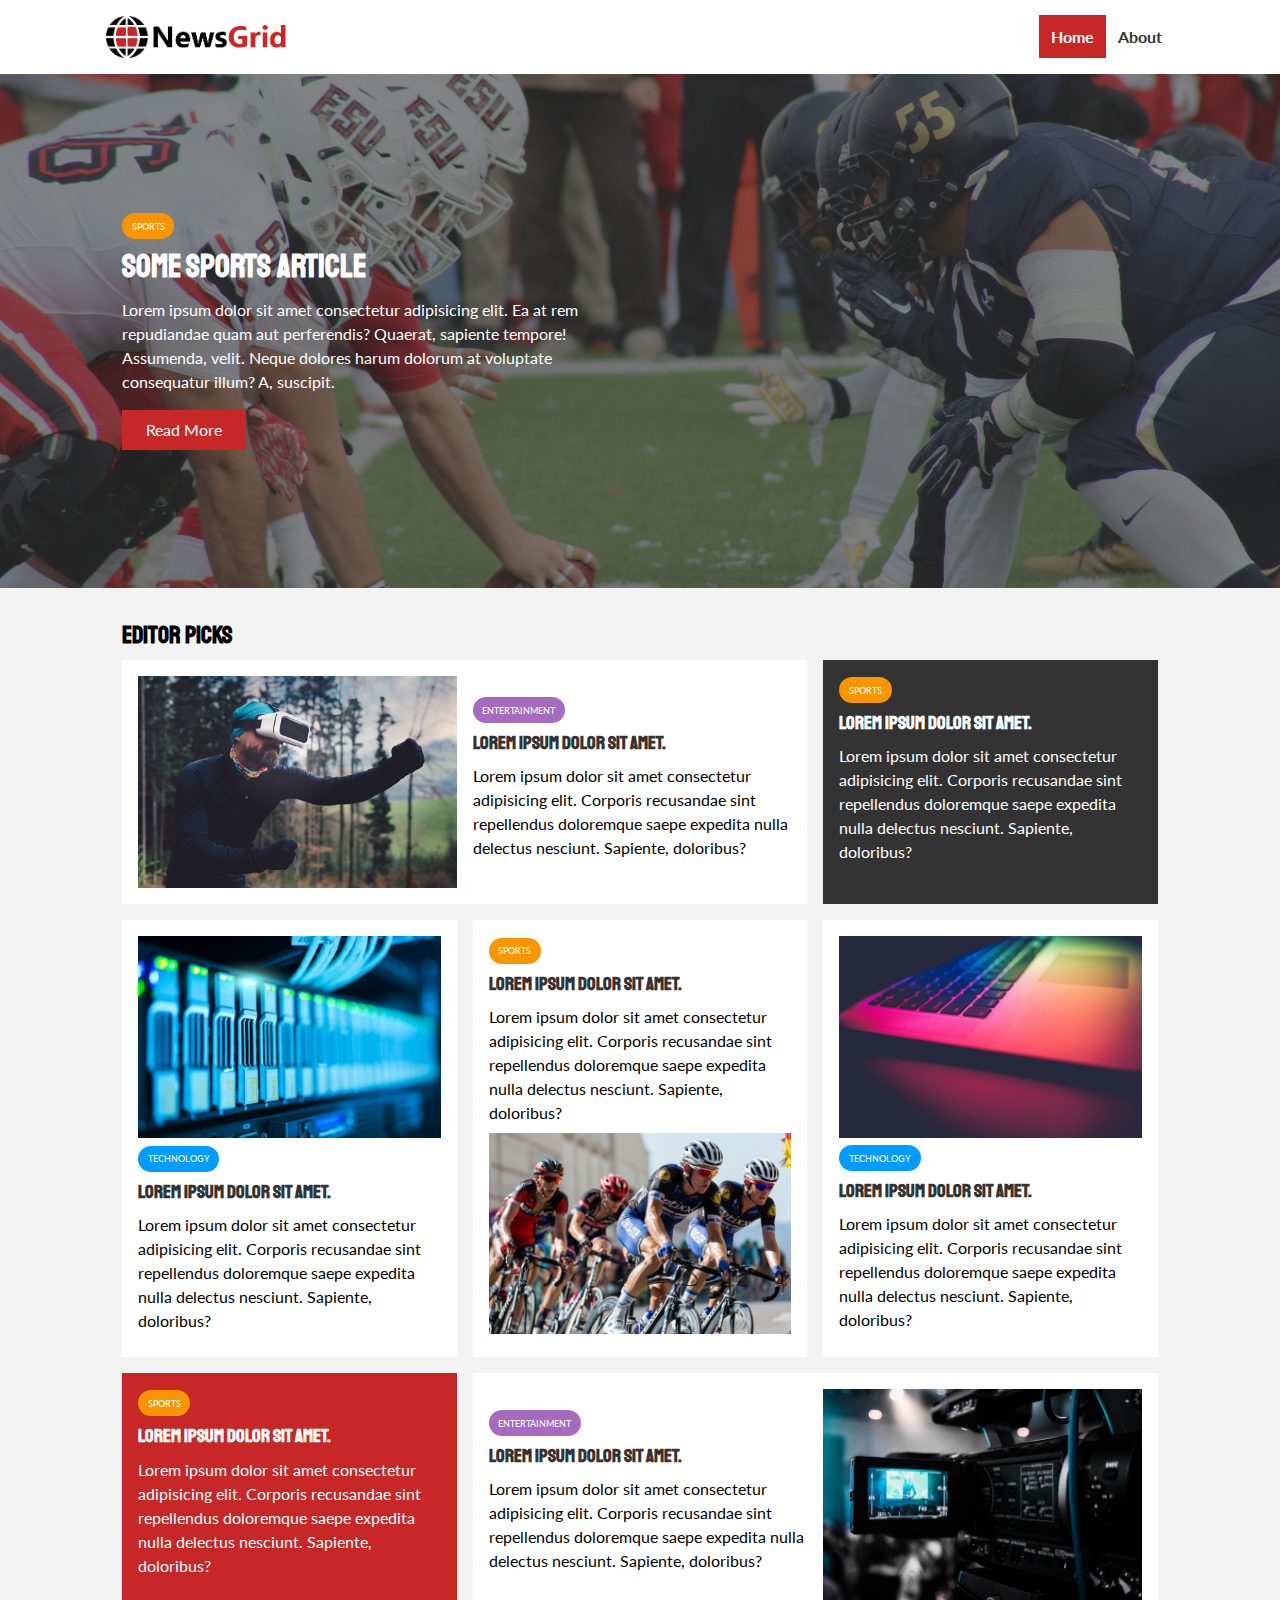
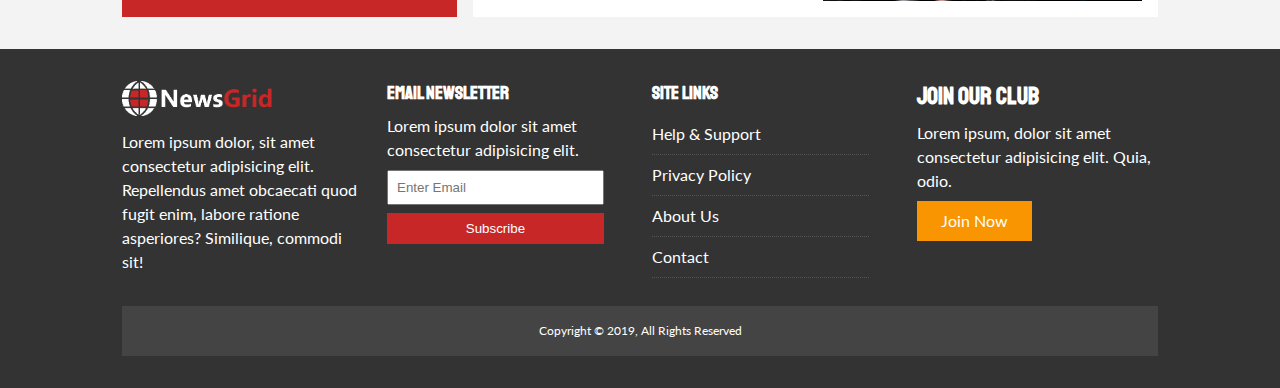
<file: index.html>
<!DOCTYPE html>
<html lang="en">
<head>
  <meta charset="UTF-8">
  <meta name="viewport" content="width=device-width, initial-scale=1.0">
  <meta http-equiv="X-UA-Compatible" content="ie=edge">
  <link rel="stylesheet" href="https://use.fontawesome.com/releases/v5.8.1/css/all.css" integrity="sha384-50oBUHEmvpQ+1lW4y57PTFmhCaXp0ML5d60M1M7uH2+nqUivzIebhndOJK28anvf" crossorigin="anonymous">
  <link href="https://fonts.googleapis.com/css?family=Lato|Staatliches" rel="stylesheet">
  <link rel="stylesheet" href="css/style.css">
  <link rel="stylesheet" media="screen and (max-width: 768px)" href="css/mobile.css">
  <link rel="shortcut icon" type="image/x-icon" href="favicon.ico">
  <title>NewsGrid | Latest News</title>
</head>
<body>
  <nav id="main-nav">
    <div class="container">
      <img src="img/logo.png" alt="NewsGrid" class="logo">
      <div class="social">
        <a href="http://facebook.com" target="_blank"><i class="fab fa-facebook fa-2x"></i></a>
        <a href="http://twitter.com" target="_blank"><i class="fab fa-twitter fa-2x"></i></a>
        <a href="http://instagram.com" target="_blank"><i class="fab fa-instagram fa-2x"></i></a>
        <a href="http://youtube.com" target="_blank"><i class="fab fa-youtube fa-2x"></i></a>
      </div>
      <ul>
        <li><a class="current" href="index.html">Home</a></li>
        <li><a href="about.html">About</a></li>
      </ul>
    </div>
  </nav>

  <!-- Showcase -->
  <header id="showcase">
    <div class="container">
      <div class="showcase-container">
        <div class="showcase-content">
          <div class="category category-sports">Sports</div>
          <h1>Some Sports Article</h1>
          <p>Lorem ipsum dolor sit amet consectetur adipisicing elit. Ea at rem repudiandae quam aut perferendis? Quaerat, sapiente tempore! Assumenda, velit. Neque dolores harum dolorum at voluptate consequatur illum? A, suscipit.</p>
          <a class="btn btn-primary" href="article.html">Read More</a>
        </div>
      </div>
    </div>
  </header>

  <!-- Home Articles -->
  <section id="home-articles" class="py-2">
    <div class="container">
      <h2>Editor Picks</h2>
      <div class="articles-container">
        <article class="card">
          <img src="img/articles/ent1.jpg" alt="">
          <div>
            <div class="category category-ent">Entertainment</div>
            <h3>
              <a href="article.html">Lorem ipsum dolor sit amet.</a>
            </h3>
            <p>Lorem ipsum dolor sit amet consectetur adipisicing elit. Corporis recusandae sint repellendus doloremque saepe expedita nulla delectus nesciunt. Sapiente, doloribus?</p>
          </div>
        </article>
        <article class="card bg-dark">
          <div class="category category-sports">Sports</div>
          <h3>
            <a href="article.html">Lorem ipsum dolor sit amet.</a>
          </h3>
          <p>Lorem ipsum dolor sit amet consectetur adipisicing elit. Corporis recusandae sint repellendus doloremque saepe expedita nulla delectus nesciunt. Sapiente, doloribus?</p>
        </article>
        <article class="card">
          <img src="img/articles/tech1.jpg" alt="">
          <div class="category category-tech">Technology</div>
          <h3>
            <a href="article.html">Lorem ipsum dolor sit amet.</a>
          </h3>
          <p>Lorem ipsum dolor sit amet consectetur adipisicing elit. Corporis recusandae sint repellendus doloremque saepe expedita nulla delectus nesciunt. Sapiente, doloribus?</p>
        </article>
        <article class="card">
          <div class="category category-sports">Sports</div>
          <h3>
            <a href="article.html">Lorem ipsum dolor sit amet.</a>
          </h3>
          <p>Lorem ipsum dolor sit amet consectetur adipisicing elit. Corporis recusandae sint repellendus doloremque saepe expedita nulla delectus nesciunt. Sapiente, doloribus?</p>
          <img src="img/articles/sports1.jpg" alt="">
        </article>
        <article class="card">
          <img src="img/articles/tech2.jpg" alt="">
          <div class="category category-tech">Technology</div>
          <h3>
            <a href="article.html">Lorem ipsum dolor sit amet.</a>
          </h3>
          <p>Lorem ipsum dolor sit amet consectetur adipisicing elit. Corporis recusandae sint repellendus doloremque saepe expedita nulla delectus nesciunt. Sapiente, doloribus?</p>
        </article>
        <article class="card bg-primary">
          <div class="category category-sports">Sports</div>
          <h3>
            <a href="article.html">Lorem ipsum dolor sit amet.</a>
          </h3>
          <p>Lorem ipsum dolor sit amet consectetur adipisicing elit. Corporis recusandae sint repellendus doloremque saepe expedita nulla delectus nesciunt. Sapiente, doloribus?</p>
        </article>
        <article class="card">
          <div>
            <div class="category category-ent">Entertainment</div>
            <h3>
              <a href="article.html">Lorem ipsum dolor sit amet.</a>
            </h3>
            <p>Lorem ipsum dolor sit amet consectetur adipisicing elit. Corporis recusandae sint repellendus doloremque saepe expedita nulla delectus nesciunt. Sapiente, doloribus?</p>
          </div>
          <img src="img/articles/ent2.jpg" alt="">
        </article>
      </div>
    </div>
  </section>

  <!-- Footer -->
  <footer id="main-footer" class="py-2">
    <div class="container footer-container">
      <div>
        <img src="img/logo_light.png" alt="NewsGrid">
        <p>Lorem ipsum dolor, sit amet consectetur adipisicing elit. Repellendus amet obcaecati quod fugit enim, labore ratione asperiores? Similique, commodi sit!</p>
      </div>
      <div>
        <h3>Email Newsletter</h3>
        <p>Lorem ipsum dolor sit amet consectetur adipisicing elit.</p>
        <form name="contact" method="POST" data-netlify="true">
          <input type="email" name="email" placeholder="Enter Email">
          <input type="submit" value="Subscribe" class="btn btn-primary">
        </form>
      </div>
      <div>
        <h3>Site Links</h3>
        <ul class="list">
          <li><a href="#">Help & Support</a></li>
          <li><a href="#">Privacy Policy</a></li>
          <li><a href="#">About Us</a></li>
          <li><a href="#">Contact</a></li>
        </ul>
      </div>
      <div>
        <h2>Join Our Club</h2>
        <p>Lorem ipsum, dolor sit amet consectetur adipisicing elit. Quia, odio.</p>
        <a class="btn btn-secondary" href="#">Join Now</a>
      </div>
      <div>
        <p>Copyright &copy; 2019, All Rights Reserved</p>
      </div>
    </div>
  </footer>
</body>
</html>
</file>
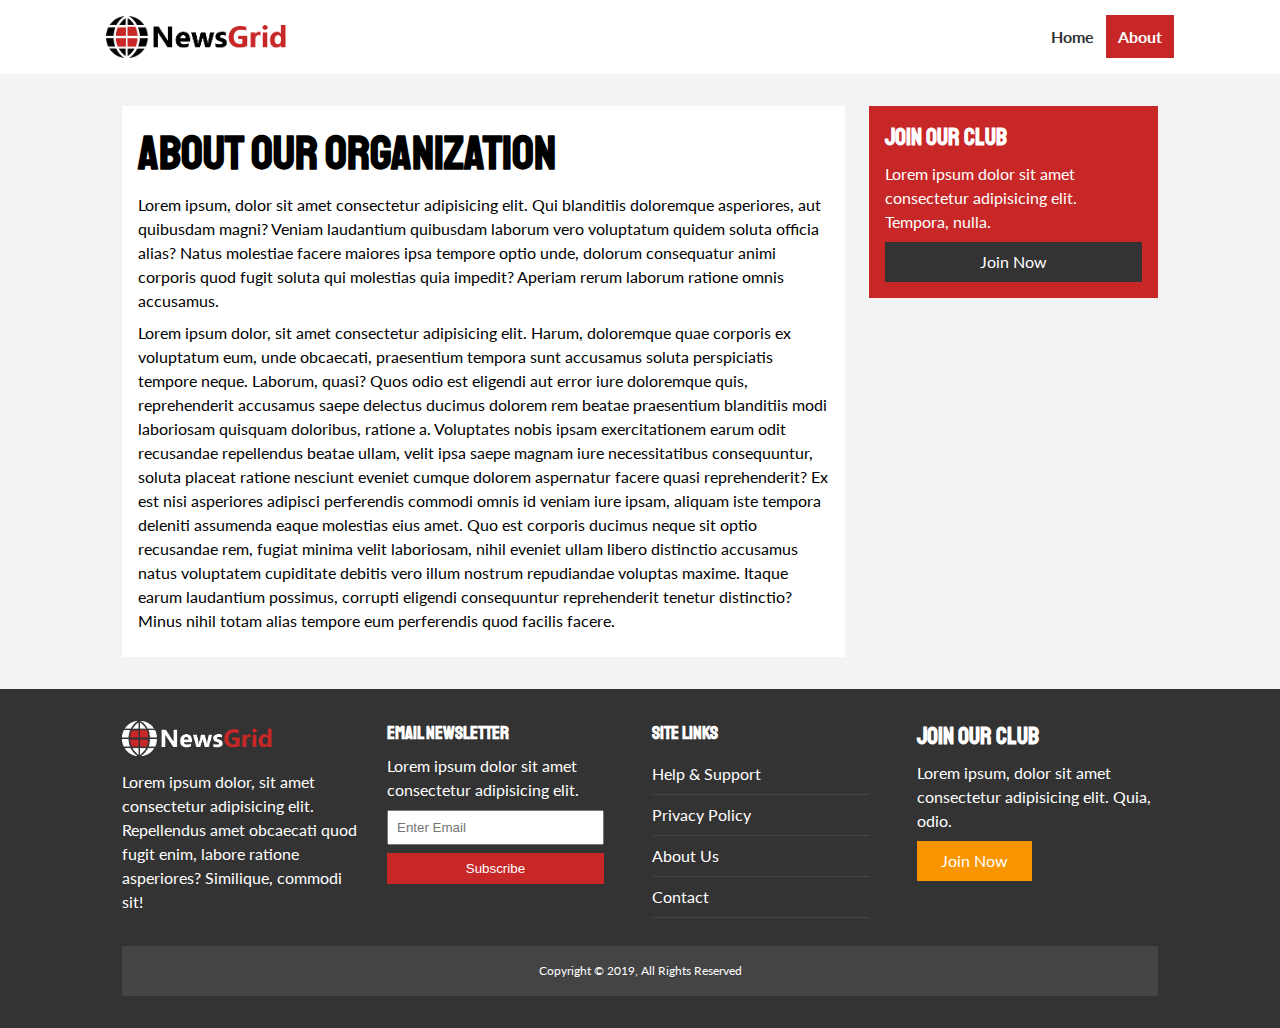
<file: about.html>
<!DOCTYPE html>
<html lang="en">
<head>
  <meta charset="UTF-8">
  <meta name="viewport" content="width=device-width, initial-scale=1.0">
  <meta http-equiv="X-UA-Compatible" content="ie=edge">
  <link rel="stylesheet" href="https://use.fontawesome.com/releases/v5.8.1/css/all.css" integrity="sha384-50oBUHEmvpQ+1lW4y57PTFmhCaXp0ML5d60M1M7uH2+nqUivzIebhndOJK28anvf" crossorigin="anonymous">
  <link href="https://fonts.googleapis.com/css?family=Lato|Staatliches" rel="stylesheet">
  <link rel="stylesheet" href="css/style.css">
  <link rel="stylesheet" media="screen and (max-width: 768px)" href="css/mobile.css">
  <link rel="shortcut icon" type="image/x-icon" href="favicon.ico">
  <title>NewsGrid | About</title>
</head>
<body>
  <nav id="main-nav">
    <div class="container">
      <img src="img/logo.png" alt="NewsGrid" class="logo">
      <div class="social">
        <a href="http://facebook.com" target="_blank"><i class="fab fa-facebook fa-2x"></i></a>
        <a href="http://twitter.com" target="_blank"><i class="fab fa-twitter fa-2x"></i></a>
        <a href="http://instagram.com" target="_blank"><i class="fab fa-instagram fa-2x"></i></a>
        <a href="http://youtube.com" target="_blank"><i class="fab fa-youtube fa-2x"></i></a>
      </div>
      <ul>
        <li><a href="index.html">Home</a></li>
        <li><a class="current" href="about.html">About</a></li>
      </ul>
    </div>
  </nav>

  <section id="about">
    <div class="container">
      <div class="page-container">
        <article class="card">
          <h1 class="l-heading">About Our Organization</h1>
          <p>Lorem ipsum, dolor sit amet consectetur adipisicing elit. Qui blanditiis doloremque asperiores, aut quibusdam magni? Veniam laudantium quibusdam laborum vero voluptatum quidem soluta officia alias? Natus molestiae facere maiores ipsa tempore optio unde, dolorum consequatur animi corporis quod fugit soluta qui molestias quia impedit? Aperiam rerum laborum ratione omnis accusamus.</p>
          <p>Lorem ipsum dolor, sit amet consectetur adipisicing elit. Harum, doloremque quae corporis ex voluptatum eum, unde obcaecati, praesentium tempora sunt accusamus soluta perspiciatis tempore neque. Laborum, quasi? Quos odio est eligendi aut error iure doloremque quis, reprehenderit accusamus saepe delectus ducimus dolorem rem beatae praesentium blanditiis modi laboriosam quisquam doloribus, ratione a. Voluptates nobis ipsam exercitationem earum odit recusandae repellendus beatae ullam, velit ipsa saepe magnam iure necessitatibus consequuntur, soluta placeat ratione nesciunt eveniet cumque dolorem aspernatur facere quasi reprehenderit? Ex est nisi asperiores adipisci perferendis commodi omnis id veniam iure ipsam, aliquam iste tempora deleniti assumenda eaque molestias eius amet. Quo est corporis ducimus neque sit optio recusandae rem, fugiat minima velit laboriosam, nihil eveniet ullam libero distinctio accusamus natus voluptatem cupiditate debitis vero illum nostrum repudiandae voluptas maxime. Itaque earum laudantium possimus, corrupti eligendi consequuntur reprehenderit tenetur distinctio? Minus nihil totam alias tempore eum perferendis quod facilis facere.</p>
        </article>
        <aside class="card bg-primary">
          <h2>Join Our Club</h2>
          <p>Lorem ipsum dolor sit amet consectetur adipisicing elit. Tempora, nulla.</p>
          <a href="#" class="btn btn-dark btn-block">Join Now</a>
        </aside>
      </div>
    </div>
  </section>

  <!-- Footer -->
  <footer id="main-footer" class="py-2">
    <div class="container footer-container">
      <div>
        <img src="img/logo_light.png" alt="NewsGrid">
        <p>Lorem ipsum dolor, sit amet consectetur adipisicing elit. Repellendus amet obcaecati quod fugit enim, labore ratione asperiores? Similique, commodi sit!</p>
      </div>
      <div>
        <h3>Email Newsletter</h3>
        <p>Lorem ipsum dolor sit amet consectetur adipisicing elit.</p>
        <form name="contact" method="POST" data-netlify="true">
          <input type="email" name="email" placeholder="Enter Email">
          <input type="submit" value="Subscribe" class="btn btn-primary">
        </form>
      </div>
      <div>
        <h3>Site Links</h3>
        <ul class="list">
          <li><a href="#">Help & Support</a></li>
          <li><a href="#">Privacy Policy</a></li>
          <li><a href="#">About Us</a></li>
          <li><a href="#">Contact</a></li>
        </ul>
      </div>
      <div>
        <h2>Join Our Club</h2>
        <p>Lorem ipsum, dolor sit amet consectetur adipisicing elit. Quia, odio.</p>
        <a class="btn btn-secondary" href="#">Join Now</a>
      </div>
      <div>
        <p>Copyright &copy; 2019, All Rights Reserved</p>
      </div>
    </div>
  </footer>
</body>
</html>
</file>
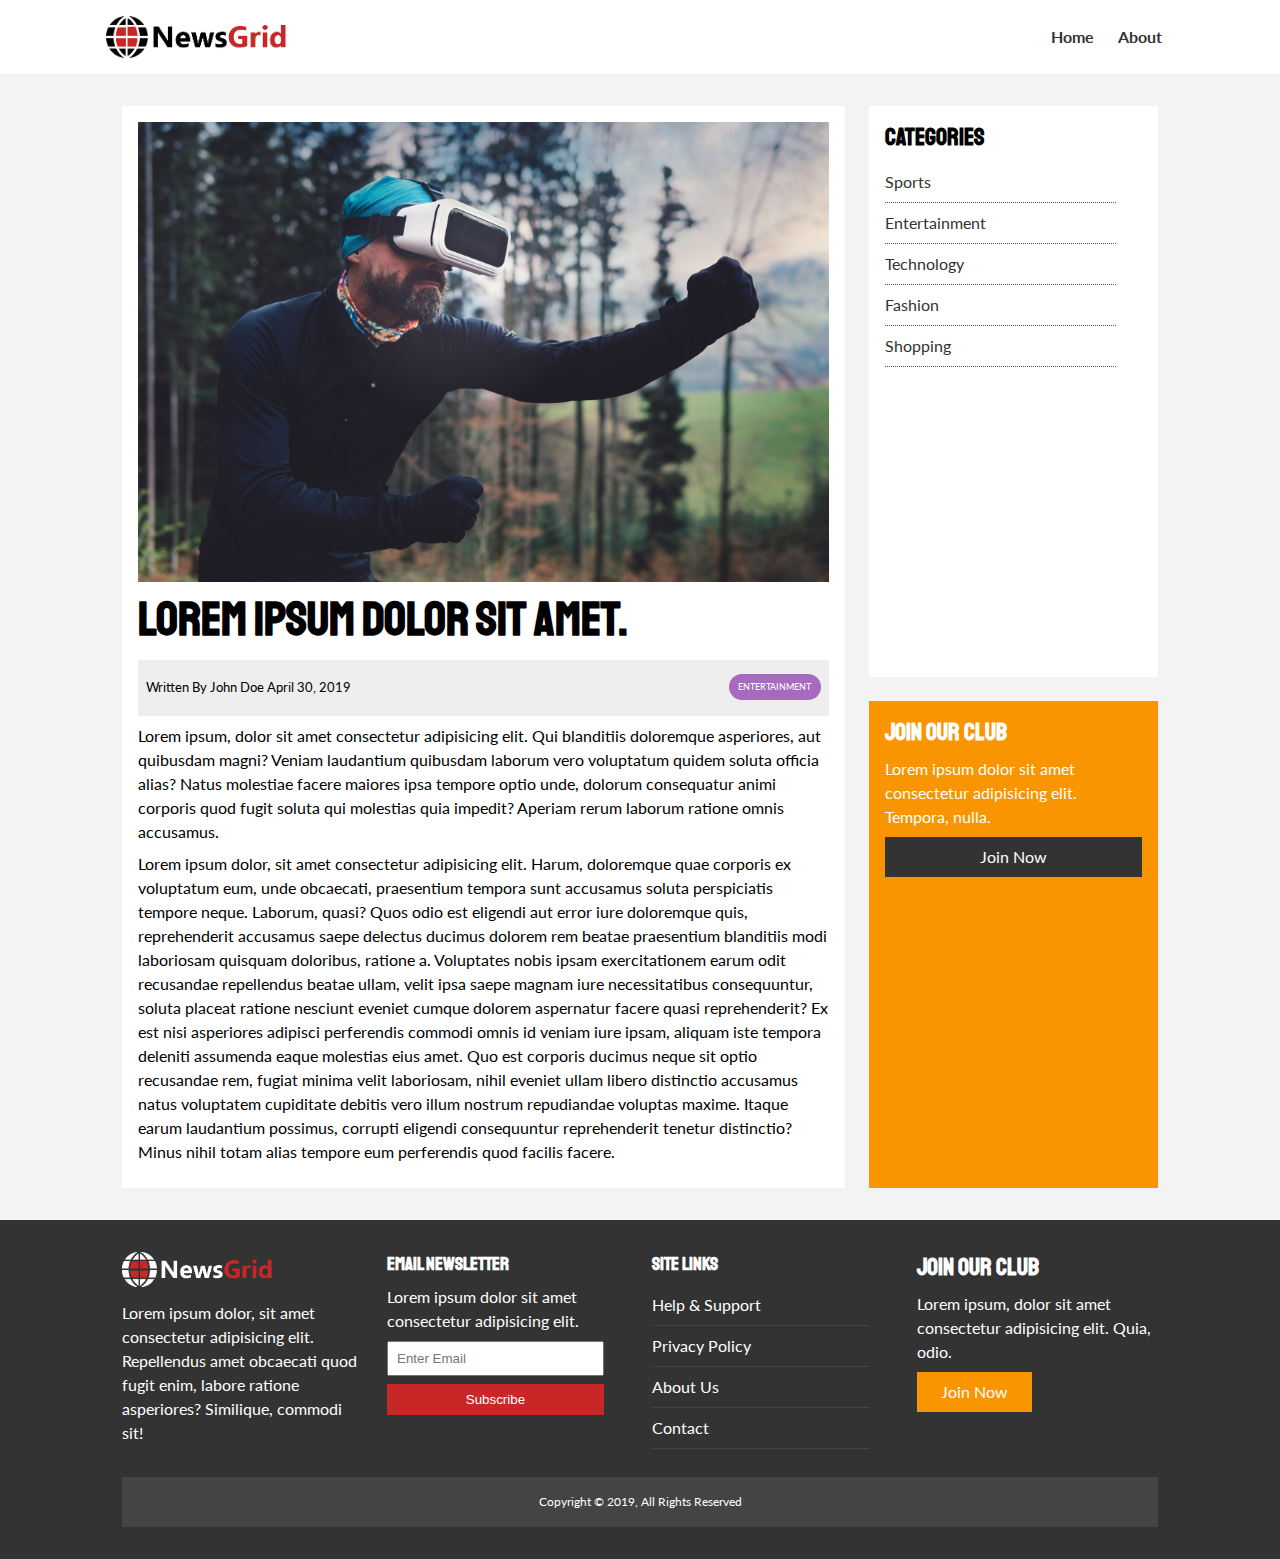
<file: article.html>
<!DOCTYPE html>
<html lang="en">
<head>
  <meta charset="UTF-8">
  <meta name="viewport" content="width=device-width, initial-scale=1.0">
  <meta http-equiv="X-UA-Compatible" content="ie=edge">
  <link rel="stylesheet" href="https://use.fontawesome.com/releases/v5.8.1/css/all.css" integrity="sha384-50oBUHEmvpQ+1lW4y57PTFmhCaXp0ML5d60M1M7uH2+nqUivzIebhndOJK28anvf" crossorigin="anonymous">
  <link href="https://fonts.googleapis.com/css?family=Lato|Staatliches" rel="stylesheet">
  <link rel="stylesheet" href="css/style.css">
  <link rel="stylesheet" media="screen and (max-width: 768px)" href="css/mobile.css">
  <link rel="shortcut icon" type="image/x-icon" href="favicon.ico">
  <title>NewsGrid | Latest News</title>
</head>
<body>
  <nav id="main-nav">
    <div class="container">
      <img src="img/logo.png" alt="NewsGrid" class="logo">
      <div class="social">
        <a href="http://facebook.com" target="_blank"><i class="fab fa-facebook fa-2x"></i></a>
        <a href="http://twitter.com" target="_blank"><i class="fab fa-twitter fa-2x"></i></a>
        <a href="http://instagram.com" target="_blank"><i class="fab fa-instagram fa-2x"></i></a>
        <a href="http://youtube.com" target="_blank"><i class="fab fa-youtube fa-2x"></i></a>
      </div>
      <ul>
        <li><a href="index.html">Home</a></li>
        <li><a href="about.html">About</a></li>
      </ul>
    </div>
  </nav>

  <section id="article">
    <div class="container">
      <div class="page-container">
        <article class="card">
          <img src="img/articles/ent1.jpg" alt="NewsGrid">
          <h1 class="l-heading">Lorem ipsum dolor sit amet.</h1>
          <div class="meta">
            <small>
              <i class="fas fa-user"></i> Written By John Doe April 30, 2019
            </small>
            <div class="category category-ent">Entertainment</div>
          </div>
          <p>Lorem ipsum, dolor sit amet consectetur adipisicing elit. Qui blanditiis doloremque asperiores, aut quibusdam magni? Veniam laudantium quibusdam laborum vero voluptatum quidem soluta officia alias? Natus molestiae facere maiores ipsa tempore optio unde, dolorum consequatur animi corporis quod fugit soluta qui molestias quia impedit? Aperiam rerum laborum ratione omnis accusamus.</p>
          <p>Lorem ipsum dolor, sit amet consectetur adipisicing elit. Harum, doloremque quae corporis ex voluptatum eum, unde obcaecati, praesentium tempora sunt accusamus soluta perspiciatis tempore neque. Laborum, quasi? Quos odio est eligendi aut error iure doloremque quis, reprehenderit accusamus saepe delectus ducimus dolorem rem beatae praesentium blanditiis modi laboriosam quisquam doloribus, ratione a. Voluptates nobis ipsam exercitationem earum odit recusandae repellendus beatae ullam, velit ipsa saepe magnam iure necessitatibus consequuntur, soluta placeat ratione nesciunt eveniet cumque dolorem aspernatur facere quasi reprehenderit? Ex est nisi asperiores adipisci perferendis commodi omnis id veniam iure ipsam, aliquam iste tempora deleniti assumenda eaque molestias eius amet. Quo est corporis ducimus neque sit optio recusandae rem, fugiat minima velit laboriosam, nihil eveniet ullam libero distinctio accusamus natus voluptatem cupiditate debitis vero illum nostrum repudiandae voluptas maxime. Itaque earum laudantium possimus, corrupti eligendi consequuntur reprehenderit tenetur distinctio? Minus nihil totam alias tempore eum perferendis quod facilis facere.</p>
        </article>

        <aside id="categories" class="card">
          <h2>Categories</h2>
          <ul class="list">
            <li><a href="#"><i class="fas fa-chevron-right"></i> Sports</a></li>
            <li><a href="#"><i class="fas fa-chevron-right"></i> Entertainment</a></li>
            <li><a href="#"><i class="fas fa-chevron-right"></i> Technology</a></li>
            <li><a href="#"><i class="fas fa-chevron-right"></i> Fashion</a></li>
            <li><a href="#"><i class="fas fa-chevron-right"></i> Shopping</a></li>
          </ul>
        </aside>

        <aside class="card bg-secondary">
          <h2>Join Our Club</h2>
          <p>Lorem ipsum dolor sit amet consectetur adipisicing elit. Tempora, nulla.</p>
          <a href="#" class="btn btn-dark btn-block">Join Now</a>
        </aside>
      </div>
    </div>
  </section>

  <!-- Footer -->
  <footer id="main-footer" class="py-2">
    <div class="container footer-container">
      <div>
        <img src="img/logo_light.png" alt="NewsGrid">
        <p>Lorem ipsum dolor, sit amet consectetur adipisicing elit. Repellendus amet obcaecati quod fugit enim, labore ratione asperiores? Similique, commodi sit!</p>
      </div>
      <div>
        <h3>Email Newsletter</h3>
        <p>Lorem ipsum dolor sit amet consectetur adipisicing elit.</p>
        <form name="contact" method="POST" data-netlify="true">
          <input type="email" name="email" placeholder="Enter Email">
          <input type="submit" value="Subscribe" class="btn btn-primary">
        </form>
      </div>
      <div>
        <h3>Site Links</h3>
        <ul class="list">
          <li><a href="#">Help & Support</a></li>
          <li><a href="#">Privacy Policy</a></li>
          <li><a href="#">About Us</a></li>
          <li><a href="#">Contact</a></li>
        </ul>
      </div>
      <div>
        <h2>Join Our Club</h2>
        <p>Lorem ipsum, dolor sit amet consectetur adipisicing elit. Quia, odio.</p>
        <a class="btn btn-secondary" href="#">Join Now</a>
      </div>
      <div>
        <p>Copyright &copy; 2019, All Rights Reserved</p>
      </div>
    </div>
  </footer>
</body>
</html>
</file>
<file: css/style.css>
:root {
  --primary-color: #c72727;
  --secondary-color: #f99500;
  --light-color: #f3f3f3;
  --dark-color: #333;
  --max-width: 1100px;
}

.category {
  --sports-color: #f99500;
  --ent-color: #a66bbe;
  --tech-color: #009cff;
}

* {
  margin: 0;
  padding: 0;
  box-sizing: border-box;
}

body {
  font-family: 'Lato', sans-serif;
  line-height: 1.5;
  background: var(--light-color);
}

a {
  color: #333;
  text-decoration: none;
}

ul {
  list-style: none;
}

p {
  margin: 0.5rem 0;
}

img {
  width: 100%;
}

h1, h2, h3, h4, h5, h6 {
  font-family: 'Staatliches', cursive;
  margin-bottom: .55rem;
  line-height: 1.3;
}

/* Utility */
.container {
  max-width: var(--max-width);
  margin: auto;
  padding: 0 2rem;
  overflow: hidden;
}

.category {
  display: inline-block;
  color: #fff;
  font-size: .55rem;
  text-transform: uppercase;
  padding: 0.4rem 0.6rem;
  border-radius: 15px;
  margin-bottom: 0.5rem;
}

.category-sports { background: var(--sports-color); }
.category-ent { background: var(--ent-color); }
.category-tech { background: var(--tech-color); }

.btn {
  display: inline-block;
  border: none;
  background: var(--dark-color);
  color: #fff;
  padding: 0.5rem 1.5rem;
}

.btn-light { background: var(--light-color) }
.btn-primary { background: var(--primary-color) }
.btn-secondary { background: var(--secondary-color) }

.btn-block {
  display: block;
  width: 100%;
  text-align: center;
}

.btn:hover {
  opacity: 0.9;
}

.card {
  background: #fff;
  padding: 1rem;
}

.bg-dark {
  background: var(--dark-color);
  color: #fff;
}

.bg-primary {
  background: var(--primary-color);
  color: #fff;
}

.bg-secondary {
  background: var(--secondary-color);
  color: #fff;
}

.bg-dark h1,
.bg-dark h2,
.bg-dark h3,
.bg-dark a,
.bg-primary h1,
.bg-primary h2,
.bg-primary h3,
.bg-primary a,
.bg-secondary h1,
.bg-secondary h2,
.bg-secondary h3,
.bg-secondary a {
  color: #fff;
}

.py-1 { padding: 1.5rem 0; }
.py-2 { padding: 2rem 0; }
.py-3 { padding: 3rem 0; }
.p-1 { padding: 1.5rem; }
.p-2 { padding: 2rem; }
.p-3 { padding: 3rem; }

.l-heading {
  font-size: 3rem;
}

.list li {
  padding: 0.5rem 0;
  border-bottom: #555 dotted 1px;
  width: 90%;
}

.list li a:hover {
  color: var(--primary-color) !important;
}

/* Inner page grid container */
.page-container {
  display: grid;
  grid-template-columns: 5fr 2fr;
  margin: 2rem 0;
  grid-gap: 1.5rem;
}

.page-container > *:first-child {
  grid-row: 1 / span 2;
}

/* Navigation */
#main-nav {
  background: #fff;
  position: sticky;
  top: 0;
  z-index: 2;
}

#main-nav .container {
  display: grid;
  grid-template-columns: 6fr 3fr 2fr;
  padding: 1rem;
  align-items: center;
}

#main-nav .logo {
  width: 180px;
}

#main-nav ul {
  justify-self: end;
  display: flex;
}

#main-nav ul li a {
  padding: 0.75rem;
  font-weight: bold;
}

#main-nav ul li a.current {
  background: var(--primary-color);
  color: #fff;
}

#main-nav ul li a:hover {
  background: var(--light-color);
  color: var(--dark-color);
}

#main-nav .social {
  justify-self: center;
}

#main-nav .social i {
  color: #777;
  margin-right: 0.5rem;
}

/* Showcase */
#showcase {
  color: #fff;
  background: #333;
  padding: 2rem;
  position: relative;
}

#showcase:before {
  content: '';
  background: url('../img/featured.jpg') no-repeat center center/cover;
  position: absolute;
  top: 0;
  left: 0;
  width: 100%;
  height: 100%;
  opacity: 0.4;
}

#showcase .showcase-container {
  display: grid;
  grid-template-columns: repeat(2, 1fr);
  justify-content: center;
  align-items: center;
  height: 50vh;
}

#showcase .showcase-content {
  z-index: 1;
}

#showcase .showcase-content p {
  margin-bottom: 1rem;
}

/* Home Articles */
#home-articles .articles-container {
  display: grid;
  grid-template-columns: repeat(3, 1fr);
  grid-gap: 1rem;
}

#home-articles .articles-container > *:first-child,
#home-articles .articles-container > *:last-child {
  display: grid;
  grid-template-columns: repeat(2, 1fr);
  grid-gap: 1rem;
  align-items: center;
  grid-column: 1 / span 2;
}

#home-articles .articles-container > *:last-child {
  grid-column: 2 / span 2;
}

#article .meta {
  display: flex;
  justify-content: space-between;
  align-items: center;
  background: #eee;
  padding: 0.5rem;
}

#article .meta .category {
  margin-top: 0.4rem;
}

/* Footer */
#main-footer {
  background: var(--dark-color);
  color: #fff;
}

#main-footer img {
  width: 150px;
}

#main-footer a {
  color: #fff;
}

#main-footer .footer-container {
  display: grid;
  grid-template-columns: repeat(4, 1fr);
  grid-gap: 1.5rem;
}

#main-footer .footer-container > *:last-child {
  background: #444;
  grid-column: 1 /span 4;
  padding: .5rem;
  text-align: center;
  font-size: 0.75rem;
}

#main-footer .footer-container input[type='email'] {
  width: 90%;
  padding: 0.5rem;
  margin-bottom: 0.5rem;
}

#main-footer .footer-container input[type='submit'] {
  width: 90%;
}
</file>
<file: css/mobile.css>
/* Navigation */
#main-nav .social {
  display: none;
}

#main-nav .container {
  grid-template-columns: 1fr;
  grid-gap: 1.2rem;
}

#main-nav ul,
#main-nav .logo {
  justify-self: center;
}

#main-nav ul li a {
  padding: 0.5rem;
}

#home-articles .articles-container {
  grid-template-columns: repeat(2, 1fr);
}

#home-articles .articles-container > *:first-child,
#home-articles .articles-container > *:last-child {
  grid-template-columns: 1fr;
  grid-column: 1;
}

@media(max-width: 600px) {
  /* Stack Grid Items */
  #showcase .showcase-container,
  #home-articles .articles-container,
  #main-footer .footer-container {
    grid-template-columns: 1fr;
  }

  #main-footer .footer-container > *:last-child {
    grid-column: 1;
  }

  #main-footer .footer-container > *:first-child,
  #main-footer .footer-container > *:nth-child(2) {
    border-bottom: #444 dotted 1px;
    padding-bottom: 1rem;
  }

  .page-container {
    grid-template-columns: 1fr;
    text-align: center;
  }

  .page-container > *:first-child {
    grid-row: 1;
  }

  .l-heading {
    font-size: 2rem;
  }
}
</file>
